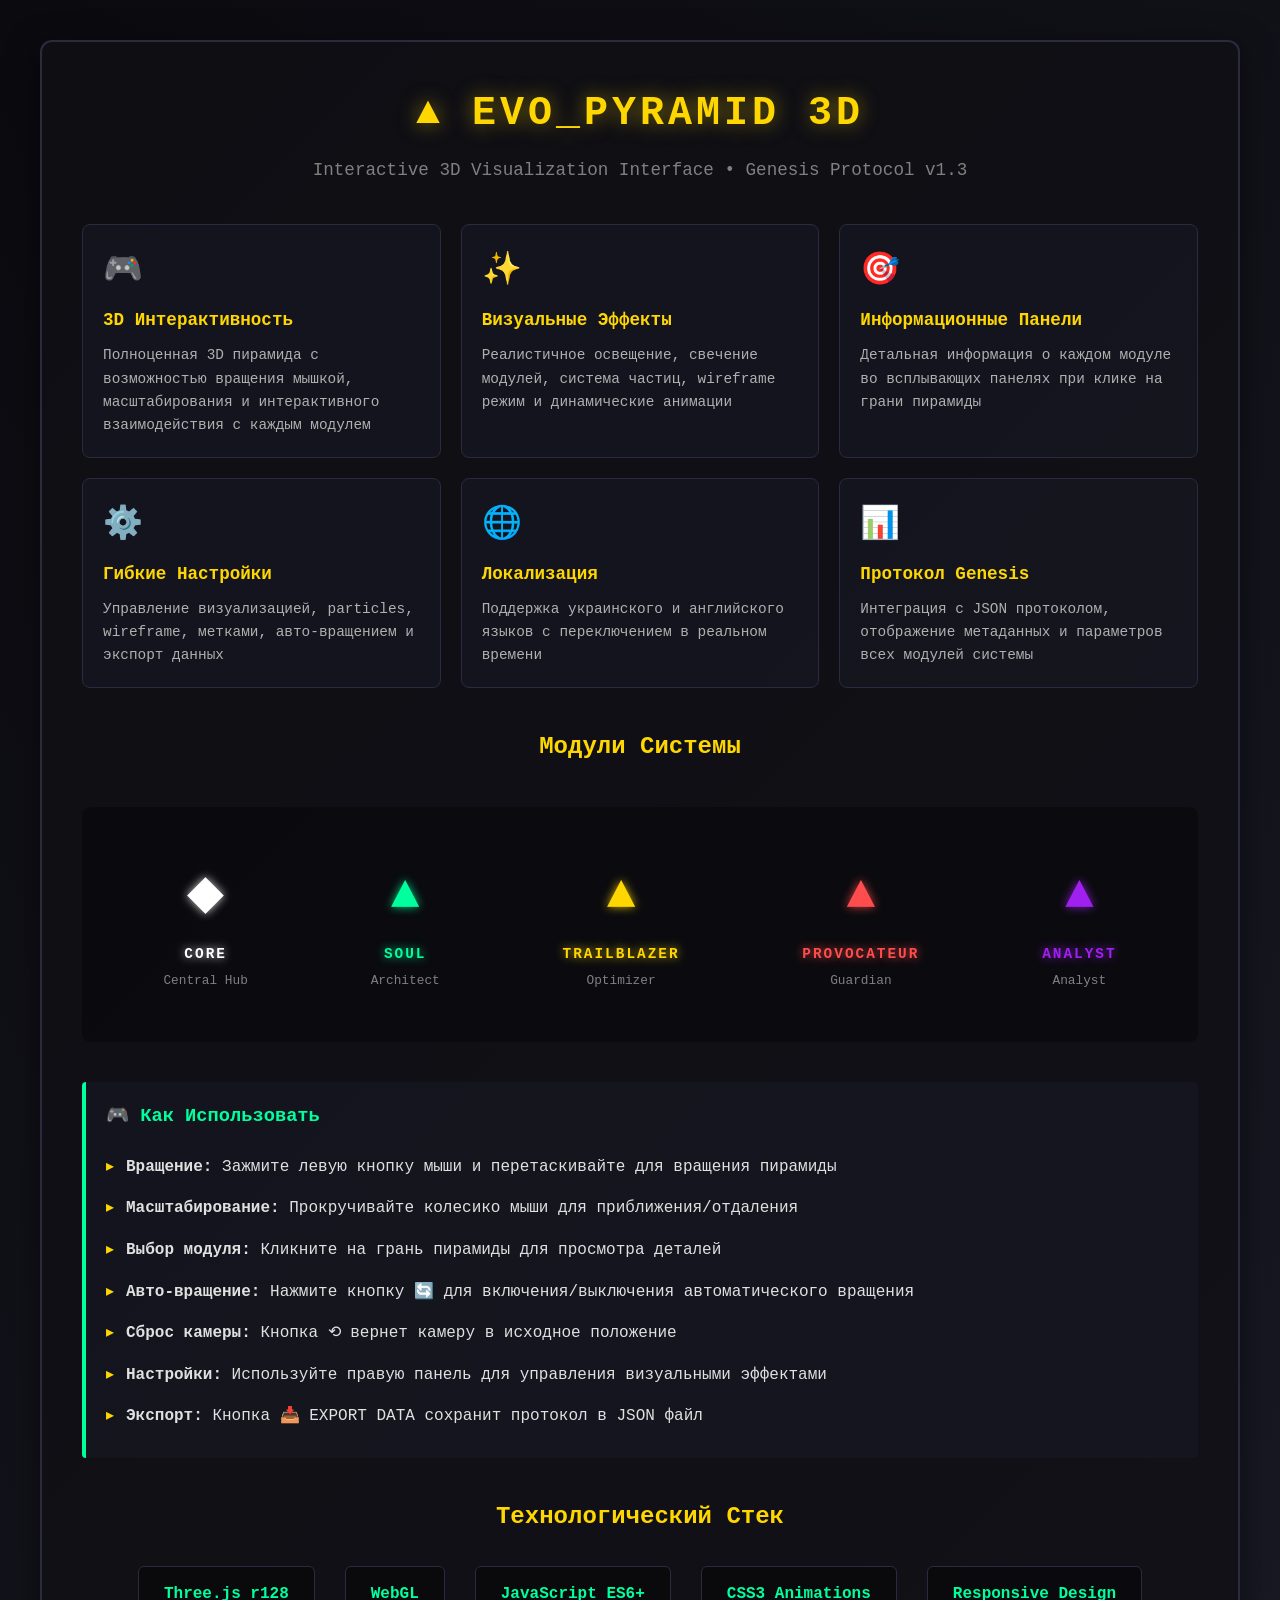
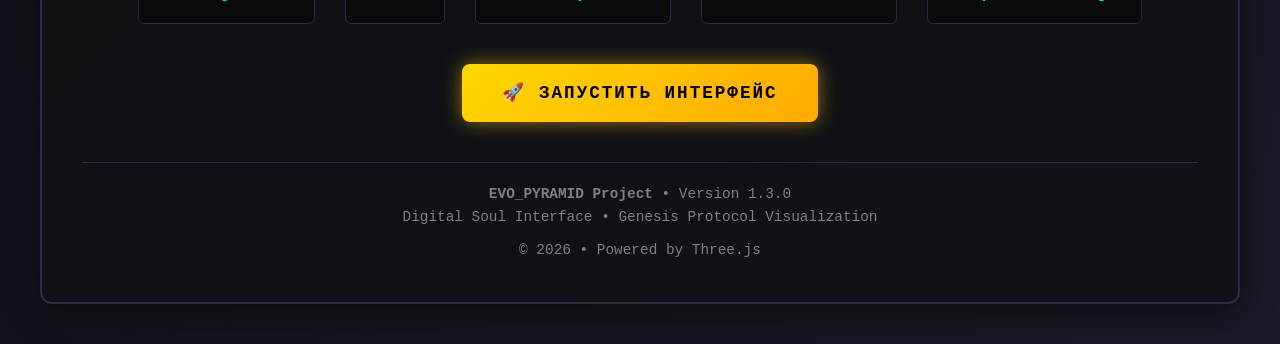
<file: Project_Pyramid2024/TEMP_DESIGN/preview.html>
<!DOCTYPE html>
<html lang="en">
<head>
    <meta charset="UTF-8">
    <meta name="viewport" content="width=device-width, initial-scale=1.0">
    <title>EVO_PYRAMID 3D - Preview</title>
    <style>
        * {
            margin: 0;
            padding: 0;
            box-sizing: border-box;
        }
        
        body {
            font-family: 'Courier New', monospace;
            background: linear-gradient(135deg, #0a0a0f 0%, #1a1a25 100%);
            color: #e0e0e0;
            padding: 40px;
            line-height: 1.6;
        }
        
        .container {
            max-width: 1200px;
            margin: 0 auto;
            background: rgba(15, 15, 21, 0.8);
            border: 2px solid #2a2a40;
            border-radius: 12px;
            padding: 40px;
            box-shadow: 0 8px 32px rgba(0, 0, 0, 0.5);
        }
        
        h1 {
            font-size: 2.5rem;
            color: #ffd700;
            text-align: center;
            margin-bottom: 10px;
            text-shadow: 0 0 20px rgba(255, 215, 0, 0.5);
            letter-spacing: 4px;
        }
        
        .subtitle {
            text-align: center;
            color: #808080;
            margin-bottom: 40px;
            font-size: 1.1rem;
        }
        
        .features {
            display: grid;
            grid-template-columns: repeat(auto-fit, minmax(280px, 1fr));
            gap: 20px;
            margin: 30px 0;
        }
        
        .feature-card {
            background: rgba(26, 26, 40, 0.5);
            border: 1px solid #2a2a40;
            border-radius: 8px;
            padding: 20px;
            transition: all 0.3s;
        }
        
        .feature-card:hover {
            border-color: #00ff9d;
            box-shadow: 0 0 20px rgba(0, 255, 157, 0.3);
            transform: translateY(-5px);
        }
        
        .feature-icon {
            font-size: 2rem;
            margin-bottom: 10px;
        }
        
        .feature-title {
            color: #ffd700;
            font-weight: bold;
            margin-bottom: 10px;
            font-size: 1.1rem;
        }
        
        .feature-desc {
            color: #b0b0b0;
            font-size: 0.9rem;
        }
        
        .modules {
            display: flex;
            justify-content: space-around;
            flex-wrap: wrap;
            gap: 20px;
            margin: 40px 0;
            padding: 30px;
            background: rgba(0, 0, 0, 0.3);
            border-radius: 8px;
        }
        
        .module {
            text-align: center;
            padding: 20px;
            border-radius: 8px;
            transition: all 0.3s;
            cursor: pointer;
        }
        
        .module:hover {
            transform: scale(1.1);
        }
        
        .module-icon {
            font-size: 3rem;
            margin-bottom: 10px;
        }
        
        .module-name {
            font-weight: bold;
            text-transform: uppercase;
            letter-spacing: 2px;
            font-size: 0.9rem;
        }
        
        .core { color: #ffffff; text-shadow: 0 0 10px rgba(255, 255, 255, 0.8); }
        .soul { color: #00ff9d; text-shadow: 0 0 10px rgba(0, 255, 157, 0.8); }
        .trail { color: #ffd700; text-shadow: 0 0 10px rgba(255, 215, 0, 0.8); }
        .prov { color: #ff4d4d; text-shadow: 0 0 10px rgba(255, 77, 77, 0.8); }
        .purple { color: #a020f0; text-shadow: 0 0 10px rgba(160, 32, 240, 0.8); }
        
        .instructions {
            background: rgba(26, 26, 40, 0.5);
            border-left: 4px solid #00ff9d;
            padding: 20px;
            margin: 30px 0;
            border-radius: 4px;
        }
        
        .instructions h3 {
            color: #00ff9d;
            margin-bottom: 15px;
        }
        
        .instructions ul {
            list-style: none;
            padding-left: 0;
        }
        
        .instructions li {
            padding: 8px 0;
            padding-left: 20px;
            position: relative;
        }
        
        .instructions li::before {
            content: '▸';
            position: absolute;
            left: 0;
            color: #ffd700;
        }
        
        .tech-stack {
            display: flex;
            justify-content: center;
            gap: 30px;
            flex-wrap: wrap;
            margin: 30px 0;
        }
        
        .tech-item {
            background: rgba(0, 0, 0, 0.4);
            padding: 15px 25px;
            border-radius: 6px;
            border: 1px solid #2a2a40;
            font-weight: bold;
            color: #00ff9d;
        }
        
        .cta {
            text-align: center;
            margin-top: 40px;
        }
        
        .cta-button {
            display: inline-block;
            background: linear-gradient(135deg, #ffd700, #ffaa00);
            color: #000;
            padding: 15px 40px;
            border-radius: 8px;
            text-decoration: none;
            font-weight: bold;
            font-size: 1.1rem;
            letter-spacing: 2px;
            box-shadow: 0 0 20px rgba(255, 215, 0, 0.5);
            transition: all 0.3s;
        }
        
        .cta-button:hover {
            box-shadow: 0 0 30px rgba(255, 215, 0, 0.8);
            transform: translateY(-3px);
        }
        
        .footer {
            text-align: center;
            margin-top: 40px;
            padding-top: 20px;
            border-top: 1px solid #2a2a40;
            color: #808080;
            font-size: 0.9rem;
        }
    </style>
</head>
<body>
    <div class="container">
        <h1>▲ EVO_PYRAMID 3D</h1>
        <p class="subtitle">Interactive 3D Visualization Interface • Genesis Protocol v1.3</p>
        
        <div class="features">
            <div class="feature-card">
                <div class="feature-icon">🎮</div>
                <div class="feature-title">3D Интерактивность</div>
                <div class="feature-desc">
                    Полноценная 3D пирамида с возможностью вращения мышкой, масштабирования и интерактивного взаимодействия с каждым модулем
                </div>
            </div>
            
            <div class="feature-card">
                <div class="feature-icon">✨</div>
                <div class="feature-title">Визуальные Эффекты</div>
                <div class="feature-desc">
                    Реалистичное освещение, свечение модулей, система частиц, wireframe режим и динамические анимации
                </div>
            </div>
            
            <div class="feature-card">
                <div class="feature-icon">🎯</div>
                <div class="feature-title">Информационные Панели</div>
                <div class="feature-desc">
                    Детальная информация о каждом модуле во всплывающих панелях при клике на грани пирамиды
                </div>
            </div>
            
            <div class="feature-card">
                <div class="feature-icon">⚙️</div>
                <div class="feature-title">Гибкие Настройки</div>
                <div class="feature-desc">
                    Управление визуализацией, particles, wireframe, метками, авто-вращением и экспорт данных
                </div>
            </div>
            
            <div class="feature-card">
                <div class="feature-icon">🌐</div>
                <div class="feature-title">Локализация</div>
                <div class="feature-desc">
                    Поддержка украинского и английского языков с переключением в реальном времени
                </div>
            </div>
            
            <div class="feature-card">
                <div class="feature-icon">📊</div>
                <div class="feature-title">Протокол Genesis</div>
                <div class="feature-desc">
                    Интеграция с JSON протоколом, отображение метаданных и параметров всех модулей системы
                </div>
            </div>
        </div>
        
        <h2 style="text-align: center; color: #ffd700; margin: 40px 0 20px;">Модули Системы</h2>
        
        <div class="modules">
            <div class="module">
                <div class="module-icon core">◆</div>
                <div class="module-name core">CORE</div>
                <div style="font-size: 0.8rem; margin-top: 5px; color: #808080;">Central Hub</div>
            </div>
            
            <div class="module">
                <div class="module-icon soul">▲</div>
                <div class="module-name soul">SOUL</div>
                <div style="font-size: 0.8rem; margin-top: 5px; color: #808080;">Architect</div>
            </div>
            
            <div class="module">
                <div class="module-icon trail">▲</div>
                <div class="module-name trail">TRAILBLAZER</div>
                <div style="font-size: 0.8rem; margin-top: 5px; color: #808080;">Optimizer</div>
            </div>
            
            <div class="module">
                <div class="module-icon prov">▲</div>
                <div class="module-name prov">PROVOCATEUR</div>
                <div style="font-size: 0.8rem; margin-top: 5px; color: #808080;">Guardian</div>
            </div>
            
            <div class="module">
                <div class="module-icon purple">▲</div>
                <div class="module-name purple">ANALYST</div>
                <div style="font-size: 0.8rem; margin-top: 5px; color: #808080;">Analyst</div>
            </div>
        </div>
        
        <div class="instructions">
            <h3>🎮 Как Использовать</h3>
            <ul>
                <li><strong>Вращение:</strong> Зажмите левую кнопку мыши и перетаскивайте для вращения пирамиды</li>
                <li><strong>Масштабирование:</strong> Прокручивайте колесико мыши для приближения/отдаления</li>
                <li><strong>Выбор модуля:</strong> Кликните на грань пирамиды для просмотра деталей</li>
                <li><strong>Авто-вращение:</strong> Нажмите кнопку 🔄 для включения/выключения автоматического вращения</li>
                <li><strong>Сброс камеры:</strong> Кнопка ⟲ вернет камеру в исходное положение</li>
                <li><strong>Настройки:</strong> Используйте правую панель для управления визуальными эффектами</li>
                <li><strong>Экспорт:</strong> Кнопка 📥 EXPORT DATA сохранит протокол в JSON файл</li>
            </ul>
        </div>
        
        <h2 style="text-align: center; color: #ffd700; margin: 40px 0 20px;">Технологический Стек</h2>
        
        <div class="tech-stack">
            <div class="tech-item">Three.js r128</div>
            <div class="tech-item">WebGL</div>
            <div class="tech-item">JavaScript ES6+</div>
            <div class="tech-item">CSS3 Animations</div>
            <div class="tech-item">Responsive Design</div>
        </div>
        
        <div class="cta">
            <a href="index.html" class="cta-button">🚀 ЗАПУСТИТЬ ИНТЕРФЕЙС</a>
        </div>
        
        <div class="footer">
            <p><strong>EVO_PYRAMID Project</strong> • Version 1.3.0</p>
            <p>Digital Soul Interface • Genesis Protocol Visualization</p>
            <p style="margin-top: 10px;">© 2026 • Powered by Three.js</p>
        </div>
    </div>
</body>
</html>
</file>
